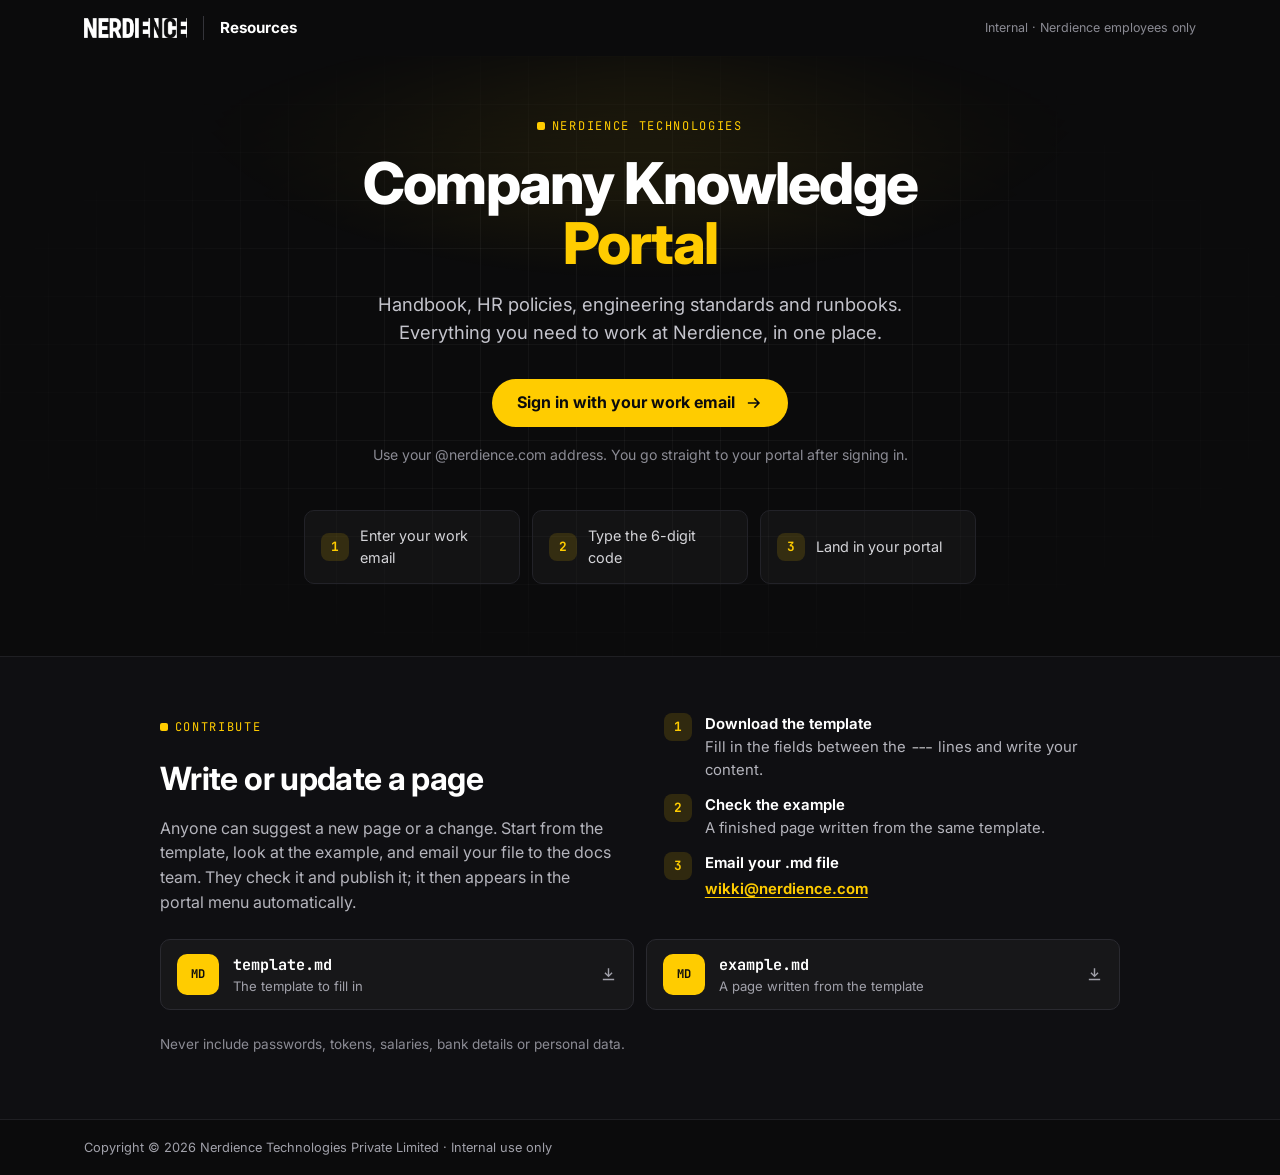
<file: public/index.html>
<!DOCTYPE html>
<html lang="en">
<head>
  <meta charset="utf-8">
  <meta name="viewport" content="width=device-width, initial-scale=1">
  <meta name="robots" content="noindex, nofollow">
  <meta name="theme-color" content="#0b0b0c">
  <title>Nerdience Company Knowledge Portal</title>
  <meta name="description" content="Internal knowledge portal for Nerdience Technologies employees.">
  <link rel="icon" href="assets/favicon.svg" type="image/svg+xml">
  <link rel="preconnect" href="https://fonts.googleapis.com">
  <link rel="preconnect" href="https://fonts.gstatic.com" crossorigin>
  <link rel="stylesheet" href="https://fonts.googleapis.com/css2?family=Inter:wght@400;500;600;700;800&family=JetBrains+Mono:wght@500&display=swap">
  <link rel="stylesheet" href="assets/resources.css">
</head>
<body class="landing">
  <a class="skip" href="#main">Skip to content</a>
  <header class="bar">
    <div class="bar__inner">
      <img class="bar__logo" src="assets/nerdience-logo-white.webp" alt="Nerdience" width="120" height="20">
      <span class="bar__title">Resources</span>
      <span class="bar__spacer"></span>
      <span class="bar__note">Internal · Nerdience employees only</span>
    </div>
  </header>

  <!-- PUBLIC page: contains no internal information and no links into the
       portals (scripts/check_site.py enforces this). -->
  <main id="main">
    <section class="hero" aria-labelledby="hero-title">
      <div class="hero__box">
        <p class="eyebrow">Nerdience Technologies</p>
        <h1 id="hero-title">Company Knowledge <span>Portal</span></h1>
        <p class="lead">Handbook, HR policies, engineering standards and runbooks. Everything you need to work at Nerdience, in one place.</p>
        <a class="btn" href="home/">Sign in with your work email</a>
        <p class="hint">Use your @nerdience.com address. You go straight to your portal after signing in.</p>
        <ol class="steps">
          <li><b>1</b>Enter your work email</li>
          <li><b>2</b>Type the 6-digit code</li>
          <li><b>3</b>Land in your portal</li>
        </ol>
      </div>
    </section>

    <section class="contribute" aria-labelledby="contribute-title">
      <div class="contribute__inner">
        <div class="contribute__intro">
          <p class="eyebrow">Contribute</p>
          <h2 id="contribute-title">Write or update a page</h2>
          <p>Anyone can suggest a new page or a change. Start from the template, look at the
            example, and email your file to the docs team. They check it and publish it; it then
            appears in the portal menu automatically.</p>
        </div>
        <ol class="flow">
          <li><b>1</b><span><strong>Download the template</strong>Fill in the fields between the <code>---</code> lines and write your content.</span></li>
          <li><b>2</b><span><strong>Check the example</strong>A finished page written from the same template.</span></li>
          <li><b>3</b><span><strong>Email your .md file</strong>
            <!-- generated:email:start -->
          <a class="mail" href="mailto:wikki@nerdience.com?subject=Portal%20document">wikki@nerdience.com</a>
            <!-- generated:email:end -->
          </span></li>
        </ol>
        <div class="downloads">
          <a class="dl" href="downloads/template.md" download="template.md">
            <span class="dl__icon" aria-hidden="true">MD</span>
            <span class="dl__text"><strong>template.md</strong><span>The template to fill in</span></span>
          </a>
          <a class="dl" href="downloads/example.md" download="example.md">
            <span class="dl__icon" aria-hidden="true">MD</span>
            <span class="dl__text"><strong>example.md</strong><span>A page written from the template</span></span>
          </a>
        </div>
        <p class="contribute__rule">Never include passwords, tokens, salaries, bank details or personal data.</p>
      </div>
    </section>
  </main>

  <footer class="foot">
    <div class="foot__inner">Copyright &copy; 2026 Nerdience Technologies Private Limited &middot; Internal use only</div>
  </footer>
</body>
</html>
</file>
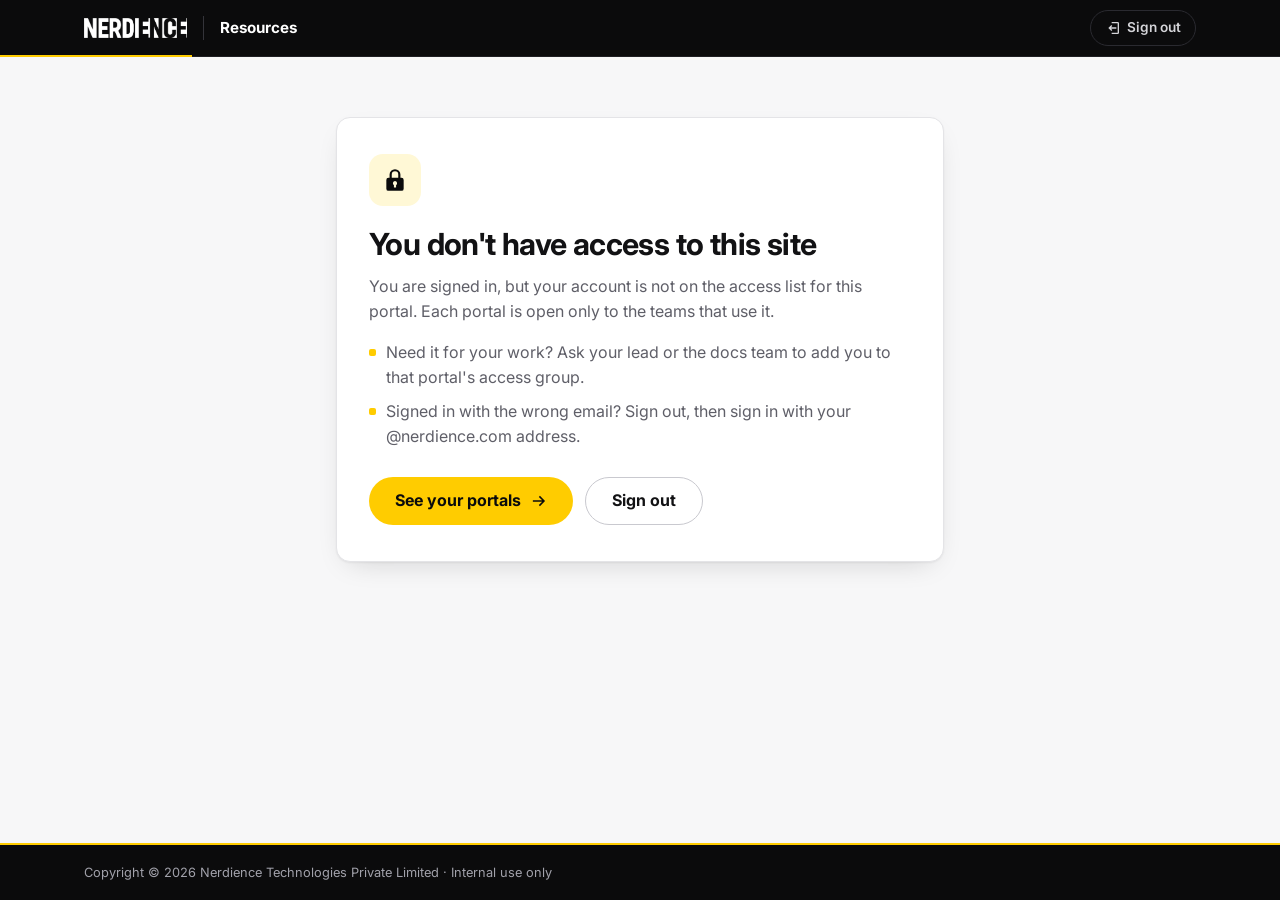
<file: public/no-access/index.html>
<!DOCTYPE html>
<html lang="en">
<head>
  <meta charset="utf-8">
  <meta name="viewport" content="width=device-width, initial-scale=1">
  <meta name="robots" content="noindex, nofollow">
  <meta name="theme-color" content="#0b0b0c">
  <title>No access · Nerdience Resources</title>
  <link rel="icon" href="../assets/favicon.svg" type="image/svg+xml">
  <link rel="preconnect" href="https://fonts.googleapis.com">
  <link rel="preconnect" href="https://fonts.gstatic.com" crossorigin>
  <link rel="stylesheet" href="https://fonts.googleapis.com/css2?family=Inter:wght@400;500;600;700;800&family=JetBrains+Mono:wght@500&display=swap">
  <link rel="stylesheet" href="../assets/resources.css">
</head>
<body>
  <!-- PUBLIC page (no Access app). Cloudflare Access redirects here when a
       signed-in person is not allowed into a portal, so it must not
       be inside any protected site (that would loop). Contains no internal
       information and no links into the portals. -->
  <a class="skip" href="#main">Skip to content</a>
  <header class="bar">
    <div class="bar__inner">
      <a class="bar__home" href="../"><img class="bar__logo" src="../assets/nerdience-logo-white.webp" alt="Nerdience home" width="120" height="20"><span class="bar__title">Resources</span></a>
      <span class="bar__spacer"></span>
      <a class="bar__link" href="/cdn-cgi/access/logout">
        <svg viewBox="0 0 24 24" width="16" height="16" aria-hidden="true"><path fill="currentColor" d="M10 3h9a2 2 0 0 1 2 2v14a2 2 0 0 1-2 2h-9v-2h9V5h-9V3Zm-.5 4.5L11 9l-2 2h8v2H9l2 2-1.5 1.5L5 12l4.5-4.5Z"/></svg>
        <span>Sign out</span>
      </a>
    </div>
  </header>

  <main class="main" id="main">
    <div class="panel">
      <span class="panel__icon"><svg viewBox="0 0 24 24" width="26" height="26" aria-hidden="true"><path fill="currentColor" d="M12 2a5 5 0 0 1 5 5v3h1a2 2 0 0 1 2 2v8a2 2 0 0 1-2 2H6a2 2 0 0 1-2-2v-8a2 2 0 0 1 2-2h1V7a5 5 0 0 1 5-5Zm0 2a3 3 0 0 0-3 3v3h6V7a3 3 0 0 0-3-3Zm0 9a2 2 0 0 0-1 3.7V19h2v-2.3A2 2 0 0 0 12 13Z"/></svg></span>
      <h1 id="title">You don't have access to <span id="what">this site</span></h1>
      <p>You are signed in, but your account is not on the access list for this portal. Each portal is open only to the teams that use it.</p>
      <ul>
        <li>Need it for your work? Ask your lead or the docs team to add you to that portal's access group.</li>
        <li>Signed in with the wrong email? Sign out, then sign in with your @nerdience.com address.</li>
      </ul>
      <div class="actions">
        <a class="btn" href="../home/?choose">See your portals</a>
        <a class="btn btn--ghost" href="/cdn-cgi/access/logout">Sign out</a>
      </div>
    </div>
  </main>

  <footer class="foot">
    <div class="foot__inner">Copyright &copy; 2026 Nerdience Technologies Private Limited &middot; Internal use only</div>
  </footer>

  <script>
    // ?portal=<site id> from the Access deny URL (kit/scripts/sync_access.py)
    // or from /home/next/ when no portal in the sign-in order was allowed.
    var names = { "hr-general": "HR & General", engineering: "Engineering", management: "Management",
                  resources: "the Knowledge Portal", hr: "HR & General" };
    var p = new URLSearchParams(location.search).get("portal");
    if (Object.prototype.hasOwnProperty.call(names, p)) {
      document.getElementById("what").textContent = names[p];
      document.title = "No access to " + names[p] + " · Nerdience Resources";
    }
  </script>
</body>
</html>
</file>
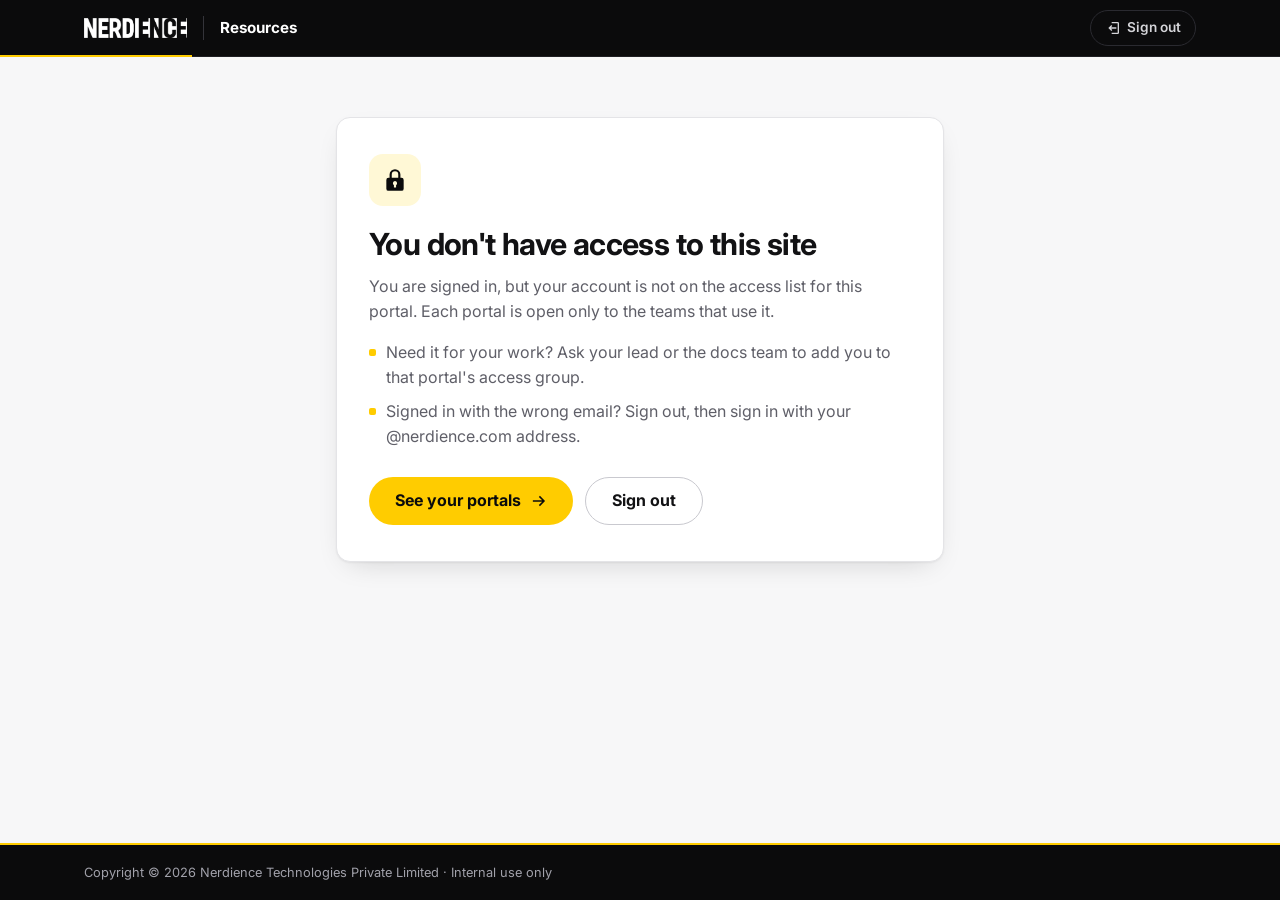
<file: public/home/next/index.html>
<!DOCTYPE html>
<html lang="en">
<head>
  <meta charset="utf-8">
  <meta name="viewport" content="width=device-width, initial-scale=1">
  <meta name="robots" content="noindex, nofollow">
  <meta name="theme-color" content="#0b0b0c">
  <title>Finding your portal · Nerdience Resources</title>
  <link rel="icon" href="../../assets/favicon.svg" type="image/svg+xml">
  <link rel="stylesheet" href="../../assets/resources.css">
</head>
<body>
  <!-- Cloudflare Access "deny URL" of every portal in login_order
       (set by kit/scripts/sync_access.py): /home/next/?from=<portal>.
       Behind the "Resources home" app, so the portal list is never public.
       During sign-in (marker set by /home/ less than 2 minutes ago) it tries
       the next portal; otherwise it shows the public no-access page. -->
  <main class="main" id="main">
    <div class="going">
      <span class="going__spinner" aria-hidden="true"></span>
      <p class="going__text" role="status">Finding a portal you can open…</p>
      <a class="going__alt" href="../?choose">Show all portals</a>
    </div>
  </main>

  <!-- generated:data:start -->
  <script type="application/json" id="nd-portals">{"order": ["engineering", "hr-general"], "sites": {"engineering": {"title": "Engineering", "url": "https://nerdience-engineering.pages.dev/"}, "hr-general": {"title": "HR & General", "url": "https://nerdience-hr-general.pages.dev/"}, "management": {"title": "Management", "url": "https://nerdience-management.pages.dev/"}}}</script>
  <!-- generated:data:end -->
  <script>
    (function () {
      var data = JSON.parse(document.getElementById("nd-portals").textContent || "{}");
      var order = data.order || [];
      var from = new URLSearchParams(location.search).get("from") || "";
      var started = 0;
      try { started = Number(sessionStorage.getItem("nd-login-chain")) || 0; } catch (e) {}
      var signingIn = Date.now() - started < 120000;
      var i = order.indexOf(from);
      if (signingIn && i >= 0 && i < order.length - 1 && data.sites[order[i + 1]]) {
        try { sessionStorage.setItem("nd-login-chain", String(Date.now())); } catch (e) {}
        location.replace(data.sites[order[i + 1]].url);
        return;
      }
      try { sessionStorage.removeItem("nd-login-chain"); } catch (e) {}
      location.replace("../../no-access/?portal=" + encodeURIComponent(from));
    })();
  </script>
</body>
</html>
</file>
<file: public/assets/resources.css>
/* ==========================================================================
   Nerdience Resources front door. Same design language as the department
   sites (company-docs theme/assets/nerdience/nerdience.css): black header bar
   with a yellow underline, yellow accents, icon tiles, rounded cards.
   Breakpoints: 40rem (phone), 64rem (tablet).
   ========================================================================== */

/* ---------- 1. Tokens */
:root {
  --nd-yellow: #ffcc00;
  --nd-yellow-strong: #e0a800;
  --nd-yellow-tint: #fff8d6;
  --nd-black: #0b0b0c;
  --nd-radius: 14px;
  --nd-radius-sm: 10px;

  --bg: #f7f7f8;
  --surface: #ffffff;
  --text: #121214;
  --muted: #5f5f68;              /* 6.2:1 on white */
  --border: #e4e4e7;
  --border-strong: #c9c9cf;
  --tile: var(--nd-yellow-tint);
  --tile-icon: var(--nd-black);
  --shadow: 0 1px 2px rgb(16 16 20 / 5%), 0 10px 28px -14px rgb(16 16 20 / 22%);
  --focus: 0 0 0 2px var(--nd-black), 0 0 0 4px var(--nd-yellow);
  --font: "Inter", system-ui, -apple-system, "Segoe UI", Roboto, sans-serif;
  --mono: "JetBrains Mono", ui-monospace, SFMono-Regular, Consolas, monospace;

  --icon-arrow: url('data:image/svg+xml;utf8,<svg xmlns="http://www.w3.org/2000/svg" viewBox="0 0 24 24"><path d="M13.2 5.3 19.9 12l-6.7 6.7-1.4-1.4 4.3-4.3H4v-2h12.1l-4.3-4.3 1.4-1.4Z"/></svg>');
}
@media (prefers-color-scheme: dark) {
  :root {
    --bg: #0e0e10;
    --surface: #17171b;
    --text: #ececef;
    --muted: #a3a3ad;
    --border: #2a2a30;
    --border-strong: #3a3a42;
    --tile: rgb(255 204 0 / 14%);
    --tile-icon: var(--nd-yellow);
    --shadow: 0 1px 2px rgb(0 0 0 / 40%), 0 12px 30px -14px rgb(0 0 0 / 80%);
    --focus: 0 0 0 2px var(--nd-yellow);
  }
}

/* ---------- 2. Base */
* { box-sizing: border-box; }
html, body { margin: 0; }
body {
  font-family: var(--font);
  background: var(--bg);
  color: var(--text);
  line-height: 1.55;
  -webkit-font-smoothing: antialiased;
  min-height: 100vh;
  min-height: 100dvh;
  display: flex;
  flex-direction: column;
}
a { color: inherit; }
:focus-visible { outline: none; box-shadow: var(--focus); border-radius: 6px; }
.skip {
  position: absolute;
  left: 1rem;
  top: -3rem;
  z-index: 10;
  padding: .5rem .9rem;
  border-radius: 8px;
  background: var(--nd-yellow);
  color: var(--nd-black);
  font-weight: 700;
  text-decoration: none;
}
.skip:focus { top: .6rem; }
@media (prefers-reduced-motion: reduce) {
  *, *::before, *::after { transition-duration: .01ms !important; animation-duration: .01ms !important; }
  .going__spinner { animation: none !important; }
}

/* ---------- 3. Header bar (matches the department sites' switcher) */
.bar {
  position: relative;
  background: var(--nd-black);
  color: #fff;
  border-bottom: 1px solid #1f1f23;
  --focus: 0 0 0 2px var(--nd-yellow);
}
.bar::after {
  content: "";
  position: absolute;
  left: 0;
  bottom: -1px;
  width: 12rem;
  height: 2px;
  background: var(--nd-yellow);
}
.bar__inner {
  max-width: 72rem;
  margin: 0 auto;
  padding: 0 1.25rem;
  height: 3.5rem;
  display: flex;
  align-items: center;
  gap: 1rem;
}
.bar__home { display: flex; align-items: center; gap: 1rem; text-decoration: none; }
.bar__logo { height: 1.25rem; width: auto; display: block; }
.bar__title {
  font-weight: 700;
  font-size: .95rem;
  padding-left: 1rem;
  border-left: 1px solid #34343a;
  white-space: nowrap;
}
.bar__spacer { flex: 1; }
.bar__note { font-size: .78rem; color: #8a8a93; white-space: nowrap; }
.bar__link {
  display: inline-flex;
  align-items: center;
  gap: .4rem;
  min-height: 2.25rem;
  font-size: .85rem;
  font-weight: 600;
  color: #d4d4d8;
  text-decoration: none;
  padding: 0 .85rem;
  border: 1px solid #2a2a30;
  border-radius: 999px;
  transition: border-color .15s, color .15s;
}
.bar__link:hover { border-color: var(--nd-yellow); color: #fff; }
.bar__link svg { flex: none; }

/* ---------- 4. Buttons */
.btn {
  display: inline-flex;
  align-items: center;
  justify-content: center;
  gap: .6rem;
  min-height: 3rem;
  font-weight: 700;
  font-size: 1rem;
  text-decoration: none;
  padding: 0 1.6rem;
  border-radius: 999px;
  background: var(--nd-yellow);
  color: var(--nd-black);
  border: 0;
  transition: background .15s, transform .15s, box-shadow .15s;
}
.btn::after {
  content: "";
  width: 1.1rem;
  height: 1.1rem;
  background: currentColor;
  -webkit-mask: var(--icon-arrow) center / contain no-repeat;
  mask: var(--icon-arrow) center / contain no-repeat;
  transition: transform .15s;
}
.btn:hover { background: var(--nd-yellow-strong); }
.btn:hover::after { transform: translateX(3px); }
.btn--ghost {
  background: transparent;
  color: var(--text);
  border: 1px solid var(--border-strong);
}
.btn--ghost::after { display: none; }
.btn--ghost:hover { background: var(--surface); border-color: var(--nd-yellow); }

/* ---------- 5. Landing (always dark: brand page) */
.landing {
  background: var(--nd-black);
  color: #fff;
  --focus: 0 0 0 2px var(--nd-yellow);
}
.landing .bar { border-bottom: 0; }
.landing .bar::after { display: none; }
.hero {
  flex: 1;
  display: grid;
  place-items: center;
  padding: 3.5rem 1.25rem 4.5rem;
  position: relative;
  overflow: hidden;
}
.hero::before {
  content: "";
  position: absolute;
  inset: 0;
  background:
    radial-gradient(700px 320px at 50% 0%, rgb(255 204 0 / 16%), transparent 70%),
    linear-gradient(rgb(255 255 255 / 4%) 1px, transparent 1px) 0 0 / 48px 48px,
    linear-gradient(90deg, rgb(255 255 255 / 4%) 1px, transparent 1px) 0 0 / 48px 48px;
  -webkit-mask-image: radial-gradient(ellipse at center, #000 35%, transparent 78%);
  mask-image: radial-gradient(ellipse at center, #000 35%, transparent 78%);
  pointer-events: none;
}
.hero__box { position: relative; max-width: 42rem; text-align: center; }
.eyebrow {
  display: inline-flex;
  align-items: center;
  gap: .55em;
  font-family: var(--mono);
  font-size: .75rem;
  letter-spacing: .14em;
  text-transform: uppercase;
  color: var(--nd-yellow);
  margin: 0 0 1.1rem;
}
.eyebrow::before {
  content: "";
  width: .5rem;
  height: .5rem;
  border-radius: 2px;
  background: var(--nd-yellow);
}
.hero h1 {
  font-size: clamp(2.1rem, 6vw, 3.6rem);
  line-height: 1.05;
  letter-spacing: -.03em;
  font-weight: 800;
  margin: 0 0 1rem;
}
.hero h1 span { color: var(--nd-yellow); }
.hero .lead { color: #c4c4cc; font-size: clamp(1rem, 2.4vw, 1.15rem); margin: 0 auto 2rem; max-width: 34rem; }
.hero .hint { color: #8b8b94; font-size: .88rem; margin: 1.1rem 0 0; }
.steps {
  display: grid;
  grid-template-columns: repeat(3, 1fr);
  gap: .75rem;
  margin: 2.75rem 0 0;
  padding: 0;
  list-style: none;
  text-align: left;
}
.steps li {
  display: flex;
  align-items: center;
  gap: .7rem;
  padding: .85rem 1rem;
  border: 1px solid #222228;
  border-radius: var(--nd-radius-sm);
  background: rgb(255 255 255 / 3%);
  font-size: .9rem;
  color: #d4d4d8;
}
.steps b {
  flex: none;
  display: grid;
  place-items: center;
  width: 1.75rem;
  height: 1.75rem;
  border-radius: 8px;
  background: rgb(255 204 0 / 14%);
  color: var(--nd-yellow);
  font-family: var(--mono);
  font-size: .8rem;
}

/* ---------- 6. Inner pages */
.main { flex: 1; width: 100%; max-width: 72rem; margin: 0 auto; padding: 2.75rem 1.25rem 4rem; }
.page-head { margin-bottom: 2rem; }
.page-head h1 {
  font-size: clamp(1.8rem, 4vw, 2.5rem);
  letter-spacing: -.025em;
  line-height: 1.12;
  font-weight: 800;
  margin: 0;
}
.page-head h1::after {
  content: "";
  display: block;
  width: 3rem;
  height: 4px;
  border-radius: 2px;
  background: var(--nd-yellow);
  margin-top: .8rem;
}
.who {
  display: inline-flex;
  align-items: center;
  gap: .5rem;
  margin: 1.1rem 0 0;
  padding: .35rem .8rem;
  border: 1px solid var(--border);
  border-radius: 999px;
  background: var(--surface);
  color: var(--muted);
  font-size: .88rem;
  min-height: 2.1rem;
}
.who::before {
  content: "";
  width: .5rem;
  height: .5rem;
  border-radius: 50%;
  background: #22a06b;
}
.who b { color: var(--text); font-weight: 650; overflow-wrap: anywhere; }

.label {
  font-family: var(--mono);
  font-size: .72rem;
  font-weight: 600;
  letter-spacing: .14em;
  text-transform: uppercase;
  color: var(--muted);
  margin: 2.25rem 0 .9rem;
}

/* Department cards */
.cards {
  display: grid;
  grid-template-columns: repeat(auto-fill, minmax(17rem, 1fr));
  gap: 1rem;
  margin: 0;
  padding: 0;
  list-style: none;
}
.card {
  height: 100%;
  display: grid;
  grid-template-columns: auto 1fr;
  grid-template-areas:
    "icon title"
    "icon who"
    "text text"
    "go   go";
  column-gap: .9rem;
  row-gap: .25rem;
  text-decoration: none;
  background: var(--surface);
  border: 1px solid var(--border);
  border-radius: var(--nd-radius);
  padding: 1.35rem 1.35rem 1.1rem;
  transition: border-color .15s, transform .15s, box-shadow .15s;
}
.card:hover {
  border-color: var(--border-strong);
  transform: translateY(-2px);
  box-shadow: var(--shadow), inset 0 3px 0 var(--nd-yellow);
}
.card__icon {
  grid-area: icon;
  align-self: center;
  display: grid;
  place-items: center;
  width: 2.75rem;
  height: 2.75rem;
  border-radius: 12px;
  background: var(--tile);
  color: var(--tile-icon);
}
.card__title { grid-area: title; align-self: end; font-size: 1.2rem; font-weight: 750; letter-spacing: -.01em; margin: 0; }
.card__who { grid-area: who; align-self: start; font-size: .8rem; color: var(--muted); }
.card__text { grid-area: text; color: var(--muted); margin: .85rem 0 0; font-size: .93rem; }
.card__go {
  grid-area: go;
  display: flex;
  align-items: center;
  justify-content: space-between;
  margin-top: 1rem;
  padding-top: .8rem;
  border-top: 1px dashed var(--border);
  font-weight: 650;
  font-size: .9rem;
}
.card__go::after {
  content: "";
  width: 1.1rem;
  height: 1.1rem;
  background: currentColor;
  -webkit-mask: var(--icon-arrow) center / contain no-repeat;
  mask: var(--icon-arrow) center / contain no-repeat;
  transition: transform .15s;
}
.card:hover .card__go::after { transform: translateX(3px); }

/* Quick links */
.quick {
  display: grid;
  grid-template-columns: repeat(auto-fill, minmax(15rem, 1fr));
  gap: .6rem;
  margin: 0;
  padding: 0;
  list-style: none;
}
.quick a {
  display: flex;
  flex-direction: column;
  gap: .1rem;
  min-height: 3.5rem;
  justify-content: center;
  padding: .7rem 1rem;
  border: 1px solid var(--border);
  border-radius: var(--nd-radius-sm);
  background: var(--surface);
  text-decoration: none;
  transition: border-color .15s;
}
.quick a:hover { border-color: var(--nd-yellow); }
.quick b { font-weight: 650; }
.quick span { font-size: .8rem; color: var(--muted); }

.note {
  display: flex;
  gap: .85rem;
  margin-top: 2.5rem;
  padding: 1rem 1.25rem;
  border: 1px solid var(--border);
  border-left: 3px solid var(--nd-yellow);
  border-radius: var(--nd-radius-sm);
  background: var(--surface);
  color: var(--muted);
  font-size: .93rem;
}
.note b { color: var(--text); }
.note p { margin: 0; }

/* No-access page */
.panel {
  max-width: 38rem;
  margin: 1rem auto 0;
  padding: 2.25rem 2rem;
  border: 1px solid var(--border);
  border-radius: var(--nd-radius);
  background: var(--surface);
  box-shadow: var(--shadow);
}
.panel__icon {
  display: grid;
  place-items: center;
  width: 3.25rem;
  height: 3.25rem;
  border-radius: 14px;
  background: var(--tile);
  color: var(--tile-icon);
  margin-bottom: 1.25rem;
}
.panel h1 { font-size: clamp(1.5rem, 4vw, 1.9rem); letter-spacing: -.02em; line-height: 1.2; margin: 0 0 .75rem; }
.panel p { color: var(--muted); margin: 0 0 1rem; }
.panel ul { margin: 0; padding: 0; list-style: none; display: grid; gap: .6rem; }
.panel li {
  display: flex;
  gap: .6rem;
  color: var(--muted);
}
.panel li::before {
  content: "";
  flex: none;
  width: .45rem;
  height: .45rem;
  margin-top: .55rem;
  border-radius: 2px;
  background: var(--nd-yellow);
}
.actions { display: flex; gap: .75rem; flex-wrap: wrap; margin-top: 1.75rem; }

/* Landing: contribute section (templates + email) */
.landing main { flex: 1; display: flex; flex-direction: column; }
.contribute {
  border-top: 1px solid #1f1f23;
  background: #0f0f12;
  padding: 3.5rem 1.25rem 4rem;
}
.contribute__inner {
  max-width: 60rem;
  margin: 0 auto;
  display: grid;
  grid-template-columns: 1fr 1fr;
  gap: 1.5rem 3rem;
  align-items: start;
}
.contribute__intro h2 { font-size: clamp(1.5rem, 3.5vw, 2rem); letter-spacing: -.02em; margin: 0 0 .75rem; }
.contribute__intro p:last-child { color: #b4b4bc; margin: 0; }
.flow { list-style: none; margin: 0; padding: 0; display: grid; gap: .75rem; }
.flow li { display: flex; gap: .8rem; align-items: flex-start; color: #b4b4bc; font-size: .93rem; }
.flow b {
  flex: none;
  display: grid;
  place-items: center;
  width: 1.75rem;
  height: 1.75rem;
  border-radius: 8px;
  background: rgb(255 204 0 / 14%);
  color: var(--nd-yellow);
  font-family: var(--mono);
  font-size: .8rem;
}
.flow strong { display: block; color: #fff; font-weight: 650; }
.flow code { font-family: var(--mono); font-size: .85em; color: #e4e4e7; }
.mail {
  display: inline-block;
  margin-top: .15rem;
  color: var(--nd-yellow);
  font-weight: 650;
  text-decoration: underline;
  text-underline-offset: 3px;
  overflow-wrap: anywhere;
}
.downloads { grid-column: 1 / -1; display: grid; grid-template-columns: 1fr 1fr; gap: .75rem; }
.dl {
  display: flex;
  align-items: center;
  gap: .9rem;
  min-height: 4rem;
  padding: .8rem 1rem;
  border: 1px solid #2a2a30;
  border-radius: var(--nd-radius-sm);
  background: rgb(255 255 255 / 3%);
  color: #fff;
  text-decoration: none;
  transition: border-color .15s, background .15s;
}
.dl:hover { border-color: var(--nd-yellow); background: rgb(255 204 0 / 6%); }
.dl__icon {
  flex: none;
  display: grid;
  place-items: center;
  width: 2.6rem;
  height: 2.6rem;
  border-radius: 10px;
  background: var(--nd-yellow);
  color: var(--nd-black);
  font-family: var(--mono);
  font-size: .75rem;
  font-weight: 700;
}
.dl__text { display: flex; flex-direction: column; flex: 1; }
.dl__text strong { font-family: var(--mono); font-size: .95rem; }
.dl__text span { color: #a1a1aa; font-size: .82rem; }
.dl::after {
  content: "";
  width: 1.1rem;
  height: 1.1rem;
  background: #a1a1aa;
  -webkit-mask: url('data:image/svg+xml;utf8,<svg xmlns="http://www.w3.org/2000/svg" viewBox="0 0 24 24"><path d="M11 3h2v9.2l3.3-3.3 1.4 1.4L12 16l-5.7-5.7 1.4-1.4 3.3 3.3V3ZM4 18h16v2H4v-2Z"/></svg>') center / contain no-repeat;
  mask: url('data:image/svg+xml;utf8,<svg xmlns="http://www.w3.org/2000/svg" viewBox="0 0 24 24"><path d="M11 3h2v9.2l3.3-3.3 1.4 1.4L12 16l-5.7-5.7 1.4-1.4 3.3 3.3V3ZM4 18h16v2H4v-2Z"/></svg>') center / contain no-repeat;
}
.dl:hover::after { background: var(--nd-yellow); }
.contribute__rule { grid-column: 1 / -1; margin: 0; color: #8b8b94; font-size: .85rem; }

/* Sign-in redirect ("Taking you to your portal") */
.going {
  display: flex;
  flex-direction: column;
  align-items: center;
  gap: .9rem;
  padding: 4rem 1rem;
  text-align: center;
}
.going[hidden] { display: none; }
.going__spinner {
  width: 2.25rem;
  height: 2.25rem;
  border-radius: 50%;
  border: 3px solid var(--border);
  border-top-color: var(--nd-yellow);
  animation: nd-spin .8s linear infinite;
}
@keyframes nd-spin { to { transform: rotate(360deg); } }
.going__text { margin: 0; font-weight: 650; font-size: 1.05rem; }
.going__alt { color: var(--muted); font-size: .9rem; }

/* ---------- 7. Footer */
.foot {
  background: var(--nd-black);
  color: #a1a1aa;
  font-size: .8rem;
  border-top: 2px solid var(--nd-yellow);
}
.landing .foot { border-top: 1px solid #1f1f23; }
.foot__inner { max-width: 72rem; margin: 0 auto; padding: 1.1rem 1.25rem; }

/* ---------- 8. Tablet */
@media (max-width: 64rem) {
  .bar__note { display: none; }
}

/* ---------- 9. Phones */
@media (max-width: 40rem) {
  .bar__inner { padding: 0 1rem; gap: .75rem; }
  .bar__title { padding-left: .75rem; }
  .bar__link { width: 2.75rem; min-height: 2.75rem; padding: 0; justify-content: center; }
  .bar__link span {
    position: absolute;
    width: 1px;
    height: 1px;
    overflow: hidden;
    clip: rect(0 0 0 0);
  }
  .hero { padding: 2.5rem 1rem 3rem; place-items: start center; }
  .hero .btn { width: 100%; }
  .steps { grid-template-columns: 1fr; margin-top: 2rem; }
  .main { padding: 2rem 1rem 3rem; }
  .cards { grid-template-columns: 1fr; gap: .7rem; }
  .card { padding: 1.1rem 1.1rem 1rem; }
  .card__text { margin-top: .6rem; font-size: .9rem; }
  .card:hover { transform: none; }
  .quick { grid-template-columns: 1fr; }
  .panel { padding: 1.6rem 1.25rem; margin-top: 0; }
  .actions .btn { flex: 1 1 100%; }
  .contribute { padding: 2.5rem 1rem 3rem; }
  .contribute__inner { grid-template-columns: 1fr; gap: 1.5rem; }
  .downloads { grid-template-columns: 1fr; }
}
@media (min-width: 40.0625rem) and (max-width: 64rem) {
  .contribute__inner { grid-template-columns: 1fr; }
}
@media (hover: none) {
  .card:hover { transform: none; box-shadow: none; }
}
</file>
